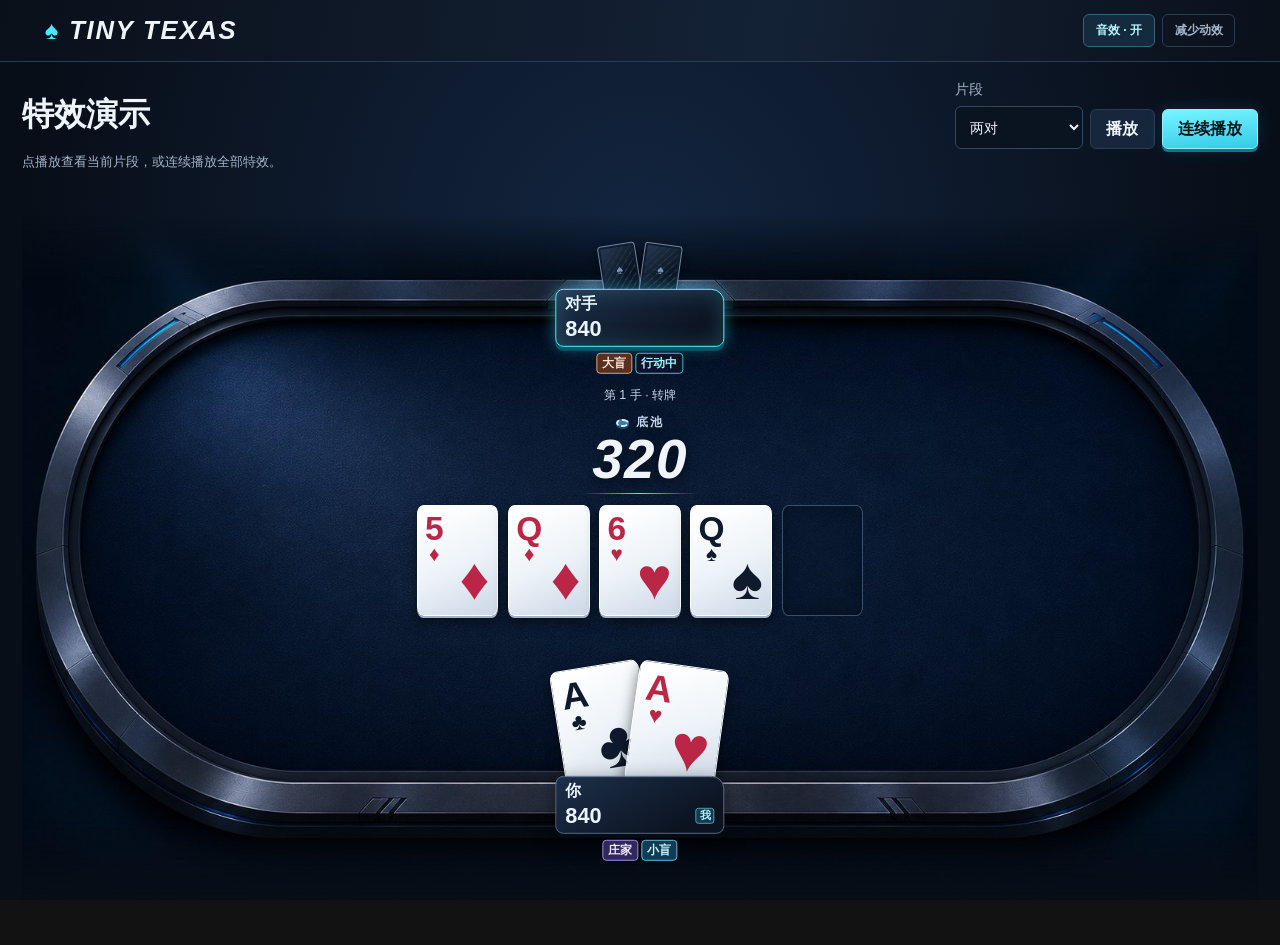
<file: app/static/effects-demo.html>
<!doctype html>
<html lang="zh-CN">
<head>
  <meta charset="utf-8">
  <meta name="viewport" content="width=device-width, initial-scale=1">
  <meta name="theme-color" content="#080e18">
  <title>特效演示 - Tiny Texas</title>
  <link rel="stylesheet" href="./css/site.css?v=20261114-1">
  <link rel="stylesheet" href="./css/room.css?v=20261117-1">
</head>
<body>
  <header class="topbar">
    <a class="brand" href="/"><span aria-hidden="true">♠</span> Tiny Texas</a>
    <div class="game-tools">
      <button id="sound-toggle" class="ghost-button" type="button" aria-pressed="true">音效</button>
      <button id="motion-toggle" class="ghost-button" type="button" aria-pressed="false">减少动效</button>
    </div>
  </header>
  <main class="page game-page">
    <section id="room-app" class="room-shell" data-current-user-id="1" data-demo>
      <div class="room-heading">
        <div class="room-title-line"><h1>特效演示</h1></div>
        <div class="demo-controls">
          <label>片段 <select id="demo-clip"></select></label>
          <button id="demo-play" class="button secondary" type="button">播放</button>
          <button id="demo-play-all" class="button primary" type="button">连续播放</button>
        </div>
      </div>
      <p id="demo-status" class="table-details" role="status"></p>
      <div id="table-surface" class="table-surface">
        <div class="table-art" aria-hidden="true"></div>
        <div class="table-flash" aria-hidden="true"></div>
        <div class="board">
          <div id="street-label" class="street-label"></div>
          <div id="pot-box" class="pot-box">
            <div class="pot-label"><i aria-hidden="true"></i><span>底池</span></div>
            <strong id="pot-value">0</strong>
          </div>
          <section id="settlement" class="settlement" aria-label="本手结算" hidden>
            <p id="settlement-caption" class="settlement-caption"></p>
            <h2 id="settlement-title" aria-live="polite"></h2>
            <div id="settlement-awards" class="settlement-awards"></div>
          </section>
          <div id="community-cards" class="card-row" aria-label="公共牌"></div>
        </div>
        <div id="seats" class="seat-grid"></div>
        <div id="player-hole-cards" class="player-hand-area" aria-label="我的手牌"></div>
        <div id="phrase-layer" class="phrase-layer" aria-live="polite"></div>
        <div id="effects-layer" class="effects-layer" aria-hidden="true"></div>
      </div>
      <div id="settlement-tools" class="demo-settlement-tools" hidden>
        <button id="settlement-skip" class="ghost-button" type="button" hidden>跳过动画</button>
        <button id="settlement-details" class="ghost-button" type="button" hidden>结算详情</button>
      </div>
      <section id="result-box" class="result-box" hidden></section>
      <dialog id="result-modal" class="result-modal" aria-labelledby="result-title">
        <div class="result-dialog">
          <div class="result-dialog-heading">
            <h2 id="result-title">手牌结算</h2>
            <button id="result-modal-close" class="ghost-button" type="button">关闭</button>
          </div>
          <div id="result-modal-body" class="result-dialog-body"></div>
        </div>
      </dialog>
    </section>
  </main>
  <script type="module" src="./js/room.js?v=20261117-1"></script>
</body>
</html>
</file>
<file: app/static/css/site.css>
:root {
  color-scheme: dark;
  --background: #080e18;
  --panel: #101b2b;
  --panel-raised: #172539;
  --line: #2b3b53;
  --text: #f0f5fc;
  --muted: #a4b4ca;
  --cyan: #4de8ff;
  --red: #ff9389;
  --numbers: "Bahnschrift", "Geist", "Segoe UI", sans-serif;
  font-family: "Geist", "Segoe UI", "Microsoft YaHei", "PingFang SC", sans-serif;
}

*, *::before, *::after { box-sizing: border-box; }
[hidden] { display: none !important; }
body { margin: 0; min-width: 320px; min-height: 100vh; color: var(--text); background: radial-gradient(ellipse at 45% 0%, #162940, var(--background) 65%) fixed; }
a { color: inherit; text-decoration: none; }
button, input, select { font: inherit; }
button { cursor: pointer; }
button:disabled { cursor: wait; opacity: .52; }
:focus-visible { outline: 2px solid var(--cyan); outline-offset: 4px; }
h1, h2, h3, p { margin: 0; }
h1 { line-height: 1.13; }
h2 { font-size: 1.2rem; }
strong { font-weight: 700; }
.muted { color: var(--muted); }
.alert { padding: .7rem .9rem; color: #ffd8d3; background: #351c28; border: 1px solid #783c48; border-radius: .55rem; }

.topbar {
  position: relative;
  z-index: 5;
  min-height: 62px;
  display: flex;
  align-items: center;
  justify-content: space-between;
  gap: 18px;
  padding: 8px clamp(16px, 3.5vw, 56px);
  border-bottom: 1px solid var(--line);
  background: linear-gradient(100deg, #0a101a, #142236 60%, #0a101a);
}
.brand { display: inline-flex; align-items: center; gap: 9px; font: italic 800 clamp(1.1rem, 2vw, 1.65rem)/1 var(--numbers); text-transform: uppercase; letter-spacing: .07em; white-space: nowrap; }
.brand span { color: var(--cyan); font-style: normal; }
.nav { display: flex; flex-wrap: wrap; align-items: center; justify-content: flex-end; gap: clamp(8px, 1.5vw, 22px); font-size: .88rem; }
.nav a:hover { color: var(--cyan); }
.nav .primary-link { color: var(--cyan); font-weight: 700; }
.user-pill { color: var(--muted); max-width: 140px; white-space: nowrap; text-overflow: ellipsis; overflow: hidden; }

.page { width: min(1150px, calc(100% - 48px)); margin: 0 auto; padding: clamp(24px, 5vw, 70px) 0; }
.button, .ghost-button {
  display: inline-flex;
  align-items: center;
  justify-content: center;
  min-height: 40px;
  gap: .35em;
  border: 1px solid var(--line);
  border-radius: 6px;
  padding: .5em .95em;
  color: var(--text);
  background: #17263a;
  white-space: nowrap;
  font-weight: 650;
  transition: background-color .14s, border-color .14s, translate .14s, box-shadow .14s;
}
.button:hover:not(:disabled), .ghost-button:hover:not(:disabled) { border-color: #6385a5; background-color: #20354e; }
.button:active:not(:disabled), .ghost-button:active:not(:disabled) { translate: 0 2px; }
.button.primary { color: #03141c; background: linear-gradient(175deg, #79f4ff, #33cbe9); border-color: #8ff2ff; box-shadow: 0 3px 0 #11758f, 0 0 18px #38d5fd24; }
.button.primary:hover:not(:disabled) { background: #a0f7ff; box-shadow: 0 3px 0 #11758f, 0 0 22px #38d5fd44; }
.button.danger { color: #ffc7c1; border-color: #6e3a45; background: #35202c; }
.button.danger:hover:not(:disabled) { background: #55303c; border-color: var(--red); }
.ghost-button { background: transparent; color: var(--muted); }
.button-row, .room-actions { display: flex; flex-wrap: wrap; gap: 9px; align-items: center; }

label { display: grid; gap: 7px; color: var(--muted); font-size: .9rem; }
input:not([type="range"]), select {
  min-width: 0;
  min-height: 43px;
  padding: 7px 10px;
  border: 1px solid #344762;
  border-radius: 6px;
  background: #0a1320;
  color: var(--text);
}
input:hover, select:hover { border-color: #587392; }
.stack-form, .room-form, .bot-form { display: grid; gap: 16px; }
.form-row { display: grid; grid-template-columns: repeat(2, minmax(0,1fr)); gap: 12px; }

.welcome {
  isolation: isolate;
  position: relative;
  display: grid;
  grid-template-columns: 1.1fr 1fr;
  align-items: center;
  min-height: 460px;
  padding: clamp(26px, 7vw, 90px);
  overflow: hidden;
  background: linear-gradient(90deg, #0b1422 15%, #0b1422c4 50%, transparent), url("../img/table-graphite.jpg") 64% 50% / cover;
  border: 1px solid var(--line);
  border-radius: 16px;
  box-shadow: 0 25px 90px #0007;
}
.welcome h1 { font-size: clamp(3rem, 7vw, 6.4rem); letter-spacing: -.075em; }
.welcome .slogan { margin-top: 18px; color: var(--cyan); }
.lead { color: var(--muted); margin: 12px 0 24px; line-height: 1.7; }
.welcome-art { display: grid; place-items: center; padding: 20px; }
.welcome-card {
  grid-area: 1 / 1;
  display: grid;
  width: clamp(88px, 13vw, 157px);
  aspect-ratio: 0.71;
  padding: 12px;
  border-radius: 9px;
  background: linear-gradient(145deg, #fff, #dae5ee);
  color: #122034;
  border: 1px solid #fffa;
  box-shadow: 0 8px 30px #020611bc;
  font: 800 clamp(1.8rem, 4vw, 4rem)/1 var(--numbers);
  transform: translate(-27%, -7%) rotate(-16deg);
}
.welcome-card span { align-self: end; justify-self: end; font-size: 1.5em; }
.welcome-card + .welcome-card { color: #b62747; transform: translate(35%, 7%) rotate(13deg); }
.auth-panel, .create-room, .room-list {
  border: 1px solid var(--line);
  border-radius: 12px;
  background: linear-gradient(140deg, var(--panel-raised), var(--panel) 52%);
  padding: clamp(18px, 3vw, 32px);
}
.auth-panel { max-width: 450px; margin: 4vh auto 0; box-shadow: 0 18px 60px #0005; }
.auth-panel h1, .auth-panel .alert, .create-room h2, .room-list h2 { margin-bottom: 18px; }
.lobby-heading { margin-bottom: clamp(18px, 4vw, 32px); }
.lobby-heading h1 { font-size: clamp(2.2rem, 5vw, 3.8rem); }
.page-slogan { color: var(--muted); margin-top: 8px; }
.lobby-grid { display: grid; grid-template-columns: minmax(250px, .75fr) minmax(0, 1.45fr); align-items: start; gap: 16px; }
.table-list { display: grid; gap: 9px; }
.room-row { display: flex; align-items: center; justify-content: space-between; gap: 12px; padding: 14px; border: 1px solid #293d54; background: #0b1523; border-radius: 7px; }
.room-row strong { display: block; overflow-wrap: anywhere; }
.room-row span { display: block; margin-top: 4px; color: var(--muted); font-size: .82rem; }
.empty-rooms { color: var(--muted); padding: 28px 12px; border: 1px dashed var(--line); border-radius: 8px; text-align: center; }

@media (max-width: 690px) {
  .page { width: calc(100% - 28px); }
  .topbar { gap: 8px; }
  .nav .user-pill { display: none; }
  .lobby-grid, .welcome { grid-template-columns: 1fr; }
  .welcome { padding: 25px; min-height: 420px; gap: 16px; }
  .welcome-art { padding-block: 12px; }
  .room-row { flex-wrap: wrap; }
}
@media (prefers-reduced-motion: reduce) {
  .button, .ghost-button { transition: none; }
}
</file>
<file: app/static/css/room.css>
body:has(.game-page) { background: radial-gradient(ellipse at 50% 27%, #132540, #080e18 68%) fixed; }
.game-page { width: min(1420px, calc(100% - 44px)); padding: 18px 0 44px; }
.game-tools { margin-left: auto; display: flex; gap: 7px; }
.game-tools .ghost-button { font-size: .77rem; min-height: 33px; }
.game-tools .ghost-button[aria-pressed="true"] { border-color: #38627b; color: #b7f6ff; background: #132b3c; }
.room-heading { display: flex; align-items: center; justify-content: space-between; flex-wrap: wrap; gap: 9px; }
.room-heading > div:first-child { min-width: 0; }
.room-title-line { display: flex; align-items: center; gap: 12px; }
.room-title-line h1 { overflow-wrap: anywhere; font-size: clamp(1.25rem, 2.8vw, 2rem); }
.connection-pill { color: var(--muted); display: inline-flex; align-items: center; gap: .45em; white-space: nowrap; font-size: .75rem; }
.connection-pill::before { content: ""; width: 6px; height: 6px; border-radius: 50%; background: #8496ae; }
.connection-pill.connected::before { background: #61e4b5; box-shadow: 0 0 8px #61e4b580; }
.connection-pill.reconnecting::before { background: #ffae7c; }
.table-details { color: var(--muted); margin-top: 5px; font-size: .8rem; }
.table-details span { color: #63809e; margin-inline: .2em; }
.table-details b { color: #bad1e8; font-family: var(--numbers); letter-spacing: .08em; }
.room-heading-actions { display: flex; gap: 8px; }
.room-heading-actions button { min-height: 33px; font-size: .76rem; }
.demo-controls { display: flex; align-items: end; flex-wrap: wrap; gap: 7px; }
.demo-controls select { min-width: 128px; }
.demo-link { min-height: 33px; font-size: .77rem; }
.demo-settlement-tools { display: flex; justify-content: flex-end; margin-bottom: 8px; }
[data-demo] .table-surface { height: clamp(360px, calc(100svh - 214px), 720px); }
[data-demo] .effects-layer { overflow: clip; }
.room-slogan { color: #93a7be; font-size: .72rem; margin-top: 6px; }
.room-shell > .alert { margin-top: 10px; }

.table-surface {
  position: relative;
  isolation: isolate;
  container-type: size;
  height: clamp(405px, calc(100svh - 270px), 770px);
  margin-top: 44px;
}
.table-art, .table-flash, .seat-grid, .effects-layer, .phrase-layer { position: absolute; inset: 0; pointer-events: none; }
.table-art {
  background: url("../img/table-graphite.jpg") center / 100% 107% no-repeat;
  mask-image: linear-gradient(transparent 0%, black 10%, black 88%, transparent);
  z-index: -1;
}
.table-flash { z-index: -1; inset: 10% 2% 11%; border-radius: 34% / 51%; }
.table-flash.impact { animation: impact 560ms ease-out both; }
.table-flash.payout { animation: payout 900ms ease-out both; }
@keyframes impact {
  0% { box-shadow: inset 0 0 0 1px #ffab93, 0 0 18px #ff805cb0, inset 0 0 75px #ff523e65; }
  100% { box-shadow: none; }
}
@keyframes payout {
  0% { box-shadow: inset 0 0 0 1px #aaf6ff, 0 0 28px #4ddfffa0, inset 0 0 60px #4ddfff5c; }
  100% { box-shadow: none; }
}

.board { position: absolute; inset: 25% 0 auto; display: grid; justify-items: center; gap: clamp(5px, 1.2vh, 11px); pointer-events: none; }
.board:has(.settlement:not([hidden])) { top: 23%; z-index: 3; }
.board:has(.settlement:not([hidden])) #community-cards { --card-width: clamp(38px, min(6.4cqw, 14cqh), 102px); }
.board:has(.settlement:not([hidden])) > .pot-box,
.board:has(.settlement:not([hidden])) > .street-label { display: none; }
.pot-box { display: grid; justify-items: center; min-width: var(--impact-size, 85px); text-align: center; text-shadow: 0 4px 14px #000a; }
.pot-label { display: flex; gap: 7px; align-items: center; color: #c2d5ec; font-weight: 650; font-size: .77rem; letter-spacing: .13em; }
.pot-label i { display: block; width: 13px; height: 8px; border: 2px dashed #d6f4ff; border-radius: 50%; background: #3f7aab; box-shadow: 0 2px #1d4168; }
.pot-box strong { font: italic 800 clamp(1.9rem, 8cqh, 3.85rem)/1.04 var(--numbers); letter-spacing: .025em; font-variant-numeric: tabular-nums; }
.pot-box::after { content: ""; width: 122%; height: 1px; margin-top: 5px; background: linear-gradient(90deg, transparent, var(--cyan), transparent); }
.street-label { color: #c4d4ea; font-size: .78rem; white-space: nowrap; }

.card-row { display: flex; align-items: center; justify-content: center; gap: clamp(4px, .75vw, 11px); }
#community-cards { --card-width: clamp(38px, min(6.6cqw, 14.6cqh), 105px); }
.card {
  width: var(--card-width, clamp(49px, 6.6cqw, 105px));
  aspect-ratio: .735;
  position: relative;
  display: block;
  flex: 0 0 auto;
  border-radius: 8%;
}
.card-slot { border: 1px solid #7698bd70; background: #07132247; box-shadow: inset 0 0 15px #04080f5e; }
.card-face {
  color: #101a2d;
  background: linear-gradient(155deg, #fff 8%, #edf3f8 53%, #ccd7e6);
  border: 1px solid #fff;
  box-shadow: 0 2px 0 #a2b1c6, 0 6px 14px #0008;
  font-size: var(--card-width, clamp(49px, 6.6cqw, 105px));
}
.card-face.red { color: #bb2546; }
.card-corner { position: absolute; top: 8%; left: 9%; display: grid; justify-items: center; font-family: var(--numbers); line-height: .86; font-size: .41em; }
.card-corner span { font-size: .62em; line-height: 1; }
.card-pip { position: absolute; right: 10%; bottom: 6%; font: 700 .72em/1 "Segoe UI Symbol", sans-serif; }
.seat-cards .card-pip { display: none; }
.seat-cards .card-corner { inset: 11% 0 auto; }
.card-back {
  display: grid;
  place-items: center;
  border: 1px solid #7185a0;
  background: repeating-linear-gradient(130deg, #23344a 0 1px, transparent 1px 5px), linear-gradient(135deg, #263b55, #0b1420 65%);
  box-shadow: inset 0 0 0 2px #101d2e, 0 3px 8px #0008;
  color: #7894b3;
  font-size: .78rem;
}
.card-reveal { animation: reveal 340ms cubic-bezier(.18,.75,.25,1.13) calc(var(--card-index) * 80ms) both; }
.card-face.winning-card { outline: 2px solid #8bffe0; outline-offset: 2px; box-shadow: 0 0 19px #65ffd2ad, 0 6px 14px #0009; }
.card-face.unused-card { filter: brightness(.57) saturate(.62); }
[data-settlement="reveal"] .card-face.winning-card { animation: winning-card-hit 410ms cubic-bezier(.14,.7,.24,1.25) var(--winning-delay, 0ms) both; }
@keyframes winning-card-hit {
  from { outline-color: transparent; box-shadow: 0 6px 14px #0009; }
  30% { translate: 0 -9px; scale: 1.07; box-shadow: 0 0 34px #adffe1; }
}
.showdown-card { animation: reveal 295ms cubic-bezier(.18,.75,.25,1.13) calc(var(--card-index) * 66ms) both; }
.card-dealt { animation: deal 300ms cubic-bezier(.17,.7,.25,1.15) calc(var(--card-index) * 65ms) both; }
@keyframes reveal {
  from { opacity: 0; transform: perspective(400px) rotateY(-96deg) translateY(-15px) scale(.83); }
  65% { opacity: 1; }
  to { opacity: 1; transform: perspective(400px) rotateY(0) translateY(0) scale(1); }
}
@keyframes deal {
  from { opacity: 0; translate: 22px -48px; scale: .6; }
  to { opacity: 1; translate: 0 0; scale: 1; }
}

.seat, .phrase-bubble {
  --seat-x: var(--desk-x);
  --seat-y: var(--desk-y);
  position: absolute;
  left: var(--seat-x);
  top: var(--seat-y);
  transform: translate(-50%, -50%);
}
.seat {
  width: clamp(106px, 13.7cqw, 185px);
  pointer-events: auto;
  color: #eaf5ff;
}
.seat-plate {
  position: relative;
  display: grid;
  align-content: center;
  gap: 3px;
  min-height: 48px;
  padding: 5px 9px;
  border-radius: 8px 13px 8px 8px;
  border: 1px solid #546883;
  background: linear-gradient(150deg, #1d304a, #0b1321 81%);
  box-shadow: 0 4px 0 #050c16, 0 7px 20px #0008, inset 0 1px #ffffff12;
}
.seat-name {
  display: -webkit-box;
  -webkit-box-orient: vertical;
  -webkit-line-clamp: 2;
  overflow: hidden;
  overflow-wrap: anywhere;
  font-weight: 700;
  font-size: clamp(.76rem, 1.35cqw, 1rem);
  line-height: 1.15;
}
.seat-balance { display: flex; flex-wrap: wrap; align-items: center; justify-content: space-between; gap: 2px 5px; }
.seat-stack { display: block; font: 750 clamp(.88rem, 1.8cqw, 1.36rem)/1.15 var(--numbers); font-variant-numeric: tabular-nums; }
.seat-identity { padding: 1px 3px; border: 1px solid #6c8aa6; border-radius: 3px; color: #d4e6f7; background: #21354d; font: 750 .67rem/1.1 var(--numbers); }
.self-identity { color: #a8f5ff; border-color: #5798af; background: #143b4c; }
.seat-cards { --card-width: clamp(24px, 3.1cqw, 41px); position: absolute; left: 50%; top: 2px; transform: translate(-50%, -90%); gap: 3px; }
.seat-cards .card:first-child { rotate: -9deg; }
.seat-cards .card:last-child { rotate: 8deg; }
/* Public showdown cards stay legible after the reveal animation finishes. */
.table-surface:has(.settlement:not([hidden])) .seat-cards:has(.card-face) {
  --card-width: clamp(30px, 6.5cqw, 58px);
  top: -8px;
  transform: translate(-50%, -100%);
  gap: 6px;
}
.table-surface:has(.settlement:not([hidden])) .seat-cards .card { rotate: 0deg; }
.table-surface:has(.settlement:not([hidden])) .seat-cards .card-corner { inset: 8% auto auto 9%; }
.table-surface:has(.settlement:not([hidden])) .seat-cards .card-pip { display: block; }
.seat-tags {
  position: absolute;
  top: 100%;
  inset-inline: -4px;
  margin-top: 6px;
  display: flex;
  flex-wrap: wrap;
  align-items: center;
  justify-content: center;
  gap: 3px;
  pointer-events: none;
}
.seat-tag {
  padding: 2px 5px;
  border-radius: 4px;
  color: #c5dcf2;
  background: #0a1525ef;
  border: 1px solid #3b526b;
  font-size: .74rem;
  font-weight: 650;
  line-height: 1.2;
  white-space: nowrap;
}
.seat-tag.role-dealer { color: #eee8ff; background: #33285b; border-color: #9d8bdb; }
.seat-tag.role-small_blind { color: #c6f5ff; background: #123c54; border-color: #61b8dd; }
.seat-tag.role-big_blind { color: #ffe3ce; background: #563021; border-color: #e89d6e; }
.seat-tag.rebuy-badge { color: #e3ffce; background: #20391e; border-color: #a0db71; font-weight: 800; }
.rebuy-activated { animation: rebuy-activate 720ms ease-out; }
@keyframes rebuy-activate {
  24% { scale: 1.13; box-shadow: 0 0 19px #a8f780; }
}
.current-turn { z-index: 1; }
.current-turn .seat-plate { border-color: #67f1ff; box-shadow: 0 4px 0 #0b566d, inset 0 0 22px #63edff36, 0 0 16px #32dfff75; }
.current-turn .seat-status { color: #9cf6ff; border-color: #4ab8cb; }
.all-in-seat .seat-plate { border-color: #ff9b86; }
.all-in-seat .seat-status { color: #ffd0c4; border-color: #d46a58; }
.winner-seat .seat-plate { border-color: #94f9e4; box-shadow: 0 4px 0 #1b7a75, 0 0 20px #72f0d680; }
.winner-seat .seat-status { color: #a7ffe9; border-color: #5ab7ab; }
[data-settlement="reveal"] .winner-seat .seat-plate { animation: winner-impact 480ms ease-out both; }
[data-settlement="collect"] .winner-seat .seat-stack { color: #a7ffe9; }
@keyframes winner-impact {
  32% { border-color: #f0fff8; box-shadow: 0 0 34px #78f2e0bf, inset 0 0 22px #6ce6dd55; scale: 1.045; }
}
.folded-seat .seat-plate { opacity: .64; }
.remove-bot { position: absolute; right: 4px; bottom: 100%; margin-bottom: 3px; font-size: .66rem; min-height: 24px; min-width: 25px; padding: 0 5px; color: #ffb9ae; background: #172238; }
.seat.empty { padding: 6px 5px; text-align: center; background: #0a1524dc; border: 1px dashed #5c7591; border-radius: 8px; }
.empty-label { display: block; font: 650 .75rem/1.2 var(--numbers); color: #c3d4e9; }
.seat-actions { display: flex; justify-content: center; gap: 3px; margin-top: 4px; }
.seat-actions .button { min-height: 25px; padding: 2px 5px; font-size: .7rem; }

.player-hand-area { position: absolute; left: 50%; bottom: 16.5%; transform: translateX(-50%); z-index: 1; }
.own-cards { --card-width: clamp(47px, min(7.3cqw, 14.5cqh), 110px); gap: 0; }
.table-surface:has(.settlement:not([hidden])) .own-cards { --card-width: clamp(45px, min(7cqw, 11.4cqh), 93px); }
.own-cards .card:first-child { rotate: -9deg; }
.own-cards .card:last-child { rotate: 8deg; margin-left: -9%; }
.seat-grid { z-index: 2; }
.hand-folded .own-cards { opacity: .55; }
.folding-cards { opacity: .55; animation: fold-cards 230ms ease-out both; }
@keyframes fold-cards {
  from { opacity: 1; translate: 0 0; }
  to { opacity: .55; translate: 0 5px; }
}
.phrase-trigger { position: absolute; left: calc(100% + 12px); bottom: 15%; min-height: 32px; font-size: .72rem; background: #14263ced; }
.phrase-picker {
  position: absolute;
  z-index: 3;
  bottom: calc(100% + 12px);
  left: 50%;
  transform: translateX(-50%);
  width: min(256px, 78vw);
  display: grid;
  grid-template-columns: repeat(2, minmax(0, 1fr));
  gap: 5px;
  padding: 8px;
  border: 1px solid #5a8da9;
  border-radius: 9px;
  background: #13223a;
  box-shadow: 0 6px 20px #000b;
}
.self-seat:has(.phrase-picker) { z-index: 4; }
.phrase-option { white-space: normal; min-height: 34px; padding: 4px; font-size: .76rem; color: #e0ecf9; }
.phrase-layer, .effects-layer { z-index: 4; }
.phrase-bubble {
  top: calc(var(--seat-y) + 36px);
  translate: 0 50%;
  max-width: 150px;
  padding: 6px 9px;
  background: #bcf5fc;
  border: 1px solid #d4fbff;
  border-radius: 8px;
  box-shadow: 0 4px 14px #000a;
  color: #0c2134;
  font-size: .8rem;
  font-weight: 700;
  animation: phrase-in 150ms ease-out both;
}
@keyframes phrase-in { from { opacity: 0; scale: .84; } }
.flying-chip {
  position: absolute;
  width: 24px;
  aspect-ratio: 1.6;
  border: 2px dashed #d8edff;
  border-radius: 50%;
  background: radial-gradient(ellipse, #d9eefe 0 17%, #23618c 18% 54%, #0c2844 55%);
  box-shadow: 0 3px #264765, -8px 2px 16px #6bc3ff70;
  opacity: 0;
  animation: fly-chip 375ms cubic-bezier(.23,.63,.43,1) both;
}
.flying-chip.heavy-chip { background: radial-gradient(ellipse, #ffe0d6 0 17%, #b54835 18% 54%, #642b36 55%); box-shadow: 0 3px #7b362f, -8px 2px 20px #ff8b6d9e; }
.flying-chip.award-chip {
  width: clamp(19px, 3vw, 36px);
  border-color: var(--accent, #dbfff6);
  background: radial-gradient(ellipse, #e3fdfa 0 17%, color-mix(in srgb, var(--accent) 54%, #12324a) 18% 54%, #163247 55%);
  box-shadow: 0 4px #174556, -15px -4px 18px color-mix(in srgb, var(--accent) 72%, transparent);
  animation: fly-award 475ms cubic-bezier(.22,.61,.5,1) both;
}
@keyframes fly-award {
  0% { opacity: 0; transform: translate(-50%, -50%) rotate(-25deg) scale(.58); }
  12% { opacity: 1; }
  45% { opacity: 1; transform: translate(calc(var(--dx) * .48 - 50% + var(--arc)), calc(var(--dy) * .48 - 50% - 27px)) rotate(75deg) scale(1.13); }
  88% { opacity: 1; transform: translate(calc(var(--dx) - 50%), calc(var(--dy) - 50%)) rotate(150deg) scale(1); }
  100% { opacity: 0; transform: translate(calc(var(--dx) - 50%), calc(var(--dy) - 50%)) rotate(155deg) scale(.72); }
}
.award-impact {
  position: absolute;
  display: block;
  width: var(--impact-size, 85px);
  height: 32px;
  border: 3px solid var(--accent, #afffe5);
  border-radius: 50%;
  box-shadow: 0 0 22px var(--accent), inset 0 0 15px var(--accent);
  transform: translate(-50%, -50%);
  animation: award-impact 490ms ease-out both;
}
.award-spark {
  position: absolute;
  width: 6px;
  height: 3px;
  border-radius: 50%;
  background: var(--accent);
  box-shadow: 0 0 9px var(--accent);
  animation: award-spark 520ms ease-out both;
}
@keyframes award-spark {
  from { transform: scale(.5); opacity: 1; }
  to { transform: translate(var(--dx), var(--dy)) rotate(90deg) scale(.2); opacity: 0; }
}
@keyframes award-impact {
  from { opacity: 1; scale: .45; }
  to { opacity: 0; scale: 2.45; }
}
@keyframes fly-chip {
  0% { opacity: 0; transform: translate(-50%, -50%) rotate(-22deg) scale(.65); }
  15% { opacity: 1; }
  85% { opacity: 1; transform: translate(calc(var(--dx) - 50%), calc(var(--dy) - 50%)) rotate(130deg) scale(1); }
  100% { opacity: 0; transform: translate(calc(var(--dx) - 50%), calc(var(--dy) - 50%)) rotate(150deg) scale(.78); }
}
.flying-value {
  position: absolute;
  color: #d3f8ff;
  text-shadow: 0 2px 4px #001321, 0 0 16px #45dbff;
  font: italic 800 clamp(1.1rem, 3vw, 1.9rem)/1 var(--numbers);
  white-space: nowrap;
  opacity: 0;
  animation: float-value 560ms .23s ease-out both;
}
.flying-value.award-value { color: #afffec; font-size: clamp(1.6rem, 4vw, 2.75rem); animation-delay: .32s; animation-duration: 830ms; }
@keyframes float-value {
  0% { opacity: 0; transform: translate(-50%, -10%) scale(.68); }
  25%, 65% { opacity: 1; }
  100% { opacity: 0; transform: translate(-50%, -180%) scale(1.06); }
}

.action-dock {
  position: relative;
  z-index: 3;
  padding: 13px 16px 15px;
  border: 1px solid #395069;
  border-radius: 12px;
  background: linear-gradient(135deg, #15263b, #0a111d 55%, #132136);
  box-shadow: 0 10px 28px #0005, inset 0 1px #ffffff10;
}
.action-controls { display: grid; grid-template-columns: minmax(120px, auto) minmax(0, auto) minmax(285px, 1fr); align-items: center; gap: 12px; }
.settlement {
  display: grid;
  grid-template-columns: minmax(0, 1fr);
  justify-items: center;
  width: min(550px, 56%);
  min-height: clamp(78px, 14cqh, 125px);
  gap: 3px;
  padding: 7px 12px;
  text-align: center;
  border-block: 1px solid #65dce68b;
  background: radial-gradient(ellipse at center, #154a55, #082632f0 60%, #071725d9);
  box-shadow: 0 0 27px #38ccd34d, inset 0 0 16px #72e6ff24;
}
.settlement-caption { color: #c8eef5; font-weight: 700; font-size: clamp(.76rem, 1.4cqw, 1.02rem); overflow-wrap: anywhere; }
.settlement h2 { color: #f1fffb; overflow-wrap: anywhere; font-size: clamp(1.55rem, min(4.95cqw, 9cqh), 4.3rem); line-height: 1; letter-spacing: -.045em; text-shadow: 0 0 24px #77fbd695, 0 2px 4px #062126; }
.settlement.viewer-won { border-color: #b1ffe2; box-shadow: 0 0 38px #50ffbd5e, inset 0 0 19px #89ffcc33; }
[data-hand-effect] .settlement {
  border-color: var(--hand-accent);
  background: radial-gradient(ellipse at center, color-mix(in srgb, var(--hand-accent) 26%, #0a2030), #09202dec 64%, #071725df);
  box-shadow: 0 0 35px color-mix(in srgb, var(--hand-accent) 37%, transparent);
}

.showdown-effect {
  position: absolute;
  transform: translate(-50%, -50%);
  color: var(--accent);
  animation: showdown-stage linear both;
}
.showdown-effect i { position: absolute; display: block; }
@keyframes showdown-stage { 0%, 75% { opacity: 1; } 100% { opacity: 0; } }

/* One cut for high card, two converging flashes for a pair. */
.showdown-slash {
  top: 44%; left: 4%; width: 92%; height: 2px;
  background: linear-gradient(90deg, transparent, currentColor, transparent);
  box-shadow: 0 0 10px currentColor;
  animation: showdown-cut 440ms ease-out both;
}
@keyframes showdown-cut {
  from { transform: translateX(-24%) skewY(-8deg) scaleX(.12); opacity: 0; }
  40% { opacity: 1; }
  to { transform: translateX(20%) skewY(-8deg) scaleX(1.2); opacity: 0; }
}
.showdown-pinch {
  top: 9%; left: calc(50% + var(--centered) * 88%); width: 2px; height: 81%;
  background: linear-gradient(transparent, currentColor, transparent);
  box-shadow: 0 0 16px currentColor;
  animation: showdown-pinch 560ms cubic-bezier(.25,.74,.23,1) both;
}
@keyframes showdown-pinch {
  from { transform: translateX(calc(var(--centered) * 38px)) scaleY(.26); opacity: 0; }
  40% { opacity: 1; }
  to { transform: translateX(calc(var(--centered) * -34px)) scaleY(1.22); opacity: 0; }
}

.showdown-ripple {
  inset: 9% 1%;
  border: 1px solid currentColor;
  border-radius: 30% / 52%;
  box-shadow: inset 0 0 11px currentColor, 0 0 9px currentColor;
  animation: showdown-ripple 550ms calc(var(--index) * 135ms) ease-out both;
}
@keyframes showdown-ripple {
  from { transform: scale(.79,.52); opacity: 0; }
  24% { opacity: .92; }
  to { transform: scale(1.19,1.25); opacity: 0; }
}
.showdown-strike {
  top: -13%; bottom: -8%; left: calc(50% + var(--centered) * 26%); width: 3px;
  background: linear-gradient(transparent, currentColor, transparent);
  box-shadow: 0 0 17px currentColor;
  animation: showdown-strike 455ms calc(var(--index) * 105ms) ease-out both;
}
@keyframes showdown-strike {
  from { transform: translateY(-31%) skewX(-17deg) scaleY(.25); opacity: 0; }
  34% { opacity: 1; }
  to { transform: translateY(19%) skewX(-17deg) scaleY(1.15); opacity: 0; }
}

.showdown-rail {
  top: calc(24% + var(--index) * 12%); left: -5%; right: -5%; height: 2px;
  background: linear-gradient(90deg, transparent 5%, currentColor 75%, #ebfbff 88%, transparent 94%);
  box-shadow: 0 0 13px currentColor;
  animation: showdown-rail 525ms calc(var(--index) * 64ms) ease-out both;
}
@keyframes showdown-rail {
  from { transform: translateX(-23%) skewY(-10deg) scaleX(.2); opacity: 0; }
  34% { opacity: .88; }
  to { transform: translateX(22%) skewY(-10deg) scaleX(1.05); opacity: 0; }
}
.showdown-wave {
  inset: 4% -7%;
  border: 2px solid currentColor;
  border-inline-color: transparent;
  border-radius: 50%;
  box-shadow: 0 0 21px currentColor;
  animation: showdown-wave 690ms calc(var(--index) * 89ms) ease-out both;
}
@keyframes showdown-wave {
  from { transform: rotate(-10deg) scale(.8,.3); opacity: 0; }
  34% { opacity: .77; }
  to { transform: rotate(8deg) scale(1.25,1.3); opacity: 0; }
}

.showdown-frame {
  top: calc(50% - var(--index) * 9%); bottom: calc(16% + var(--index) * 2%);
  left: calc(50% + var(--centered) * 19%); width: 18%;
  border: 1px solid currentColor;
  box-shadow: inset 0 0 10px currentColor, 0 0 13px currentColor;
  animation: showdown-frame 615ms calc(var(--index) * 67ms) cubic-bezier(.13,.7,.2,1) both;
}
@keyframes showdown-frame {
  from { transform: translate(-50%, 25%) scale(.6,.2); opacity: 0; }
  30% { opacity: .9; }
  to { transform: translate(-50%, -20%) scale(1.12,1.45); opacity: 0; }
}
.showdown-lock {
  top: 50%; left: 50%; width: 29px; height: 20px;
  border: 3px solid currentColor; border-right: 0; border-bottom: 0;
  box-shadow: -5px -5px 13px currentColor;
  animation: showdown-lock 760ms cubic-bezier(.14,.71,.25,1) both;
}
@keyframes showdown-lock {
  from { transform: rotate(calc(var(--index) * 90deg + 45deg)) translate(-115px,-115px) scale(.7); opacity: 0; }
  35% { transform: rotate(calc(var(--index) * 90deg + 45deg)) translate(-73px,-73px); opacity: 1; }
  to { transform: rotate(calc(var(--index) * 90deg + 45deg)) translate(-88px,-88px) scale(1.35); opacity: 0; }
}
.showdown-shock {
  inset: -8% -4%; border: 3px solid currentColor; border-radius: 9px;
  box-shadow: 0 0 28px currentColor, inset 0 0 13px currentColor;
  animation: showdown-ripple 590ms 180ms ease-out both;
}

.showdown-comet {
  top: calc(16% + var(--index) * 16%); left: 0; width: 81%; height: 4px;
  background: linear-gradient(90deg, transparent 13%, currentColor 75%, #fff 94%, transparent);
  box-shadow: 0 0 23px currentColor;
  animation: showdown-comet 750ms calc(var(--index) * 61ms) ease-out both;
}
@keyframes showdown-comet {
  from { transform: translate(-40%,24px) rotate(-23deg) scaleX(.3); opacity: 0; }
  35% { opacity: 1; }
  to { transform: translate(52%,-24px) rotate(-13deg) scaleX(1.3); opacity: 0; }
}
.showdown-halo {
  inset: -20% -6%; border: 2px solid currentColor; border-radius: 50%;
  box-shadow: 0 0 31px currentColor, inset 0 0 18px currentColor;
  animation: showdown-ripple 830ms calc(70ms + var(--index) * 120ms) ease-out both;
}
.showdown-ray {
  top: -75%; left: calc(50% + var(--centered) * 18%); width: 10%; height: 170%;
  clip-path: polygon(45% 0, 60% 0, 100% 100%, 0 100%);
  background: linear-gradient(transparent, currentColor 55%, transparent);
  transform-origin: bottom center;
  animation: showdown-ray 985ms calc(var(--index) * 30ms) ease-out both;
}
@keyframes showdown-ray {
  from { transform: rotate(calc(var(--centered) * 15deg)) scale(.22,.5); opacity: 0; }
  32% { opacity: .72; }
  to { transform: rotate(calc(var(--centered) * 25deg)) scale(1.1,1.12); opacity: 0; }
}
.showdown-crown {
  width: 86px; height: 48px; left: calc(50% - 43px); top: -39px;
  clip-path: polygon(0 15%, 25% 50%, 50% 0, 75% 50%, 100% 15%, 84% 87%, 16% 87%);
  background: linear-gradient(#fff5d2, currentColor 56%, #ce8e41);
  animation: showdown-crown 1040ms ease-out both;
}
@keyframes showdown-crown {
  from { transform: translateY(27px) scale(.4); opacity: 0; }
  34% { transform: translateY(-6px) scale(1.14); opacity: 1; }
  60% { transform: translateY(-3px) scale(1); opacity: 1; }
  to { transform: translateY(-28px) scale(1.13); opacity: 0; }
}
[data-hand-effect="royal-flush"][data-settlement="reveal"] .table-art { animation: royal-table 1100ms ease-out; }
@keyframes royal-table { 36% { filter: brightness(1.47) saturate(1.45); } }
.settlement-awards { min-width: 0; display: flex; justify-content: center; align-items: center; gap: 5px; flex-wrap: wrap; pointer-events: auto; }
.settlement-amount { color: #abffdc; font: italic 820 clamp(1.38rem, min(3.6cqw, 6cqh), 3.25rem)/1 var(--numbers); text-shadow: 0 0 16px #64ffb76b; }
.settlement-award {
  padding: 3px 7px;
  background: #102735;
  border: 1px solid #3d737e;
  border-radius: 4px;
  color: #ddf6ff;
  font-size: .79rem;
  font-weight: 700;
  overflow-wrap: anywhere;
}
.settlement-award[aria-pressed="true"] { color: #c5ffe8; border-color: #86f7cd; background: #235146; }
.settlement-tools { float: right; }
.settlement-tools .ghost-button { min-height: 34px; font-size: .76rem; }
.action-dock:has(.settlement-tools:not([hidden])) { min-height: 62px; }
[data-settlement="reveal"] .settlement { animation: award-reveal 520ms cubic-bezier(.15,.65,.22,1.25) both; }
[data-settlement="reveal"] .settlement h2 { animation: award-title-hit 475ms cubic-bezier(.16,.7,.25,1.22) both; }
@keyframes award-reveal {
  from { opacity: 0; translate: 0 12px; scale: .91; }
}
@keyframes award-title-hit {
  from { opacity: 0; scale: 1.26; filter: blur(3px); }
  47% { opacity: 1; scale: .965; filter: none; }
}
.action-status { min-width: 0; display: grid; gap: 3px; padding-left: 10px; border-left: 3px solid #55728b; }
.action-status strong { font-size: clamp(.91rem, 1.65vw, 1.25rem); overflow-wrap: anywhere; }
.action-status span { color: var(--muted); font-size: .73rem; }
.action-status.your-turn { border-color: var(--cyan); text-shadow: 0 0 13px #5adfff55; }
.action-status.your-turn strong { color: #defbff; }
.action-row { display: flex; flex-wrap: wrap; gap: 7px; }
.action-button { min-width: 84px; min-height: 47px; padding-inline: clamp(9px, 1.25vw, 20px); font-size: 1rem; font-variant-numeric: tabular-nums; }
.action-call, .action-check { background: linear-gradient(165deg, #36516d, #1e3047); border-color: #5d7795; }
.action-fold { background: #182235; color: #c3d1e3; }
.raise-editor { padding-left: 12px; border-left: 1px solid #395069; min-width: 0; }
.raise-presets { display: flex; gap: 6px; }
.raise-preset {
  flex: 1;
  min-height: 34px;
  min-width: 0;
  padding: 4px;
  border: 1px solid #4d657f;
  color: #e1edfc;
  border-radius: 5px;
  background: #162438;
  font-size: .8rem;
  font-weight: 650;
  white-space: nowrap;
}
.raise-preset[aria-pressed="true"], .raise-preset:hover:not(:disabled) { border-color: var(--cyan); background: #113949; color: #b5f7ff; }
.raise-preset.all-in-preset { color: #ffad9f; }
.raise-preset.all-in-preset[aria-pressed="true"], .raise-preset.all-in-preset:hover:not(:disabled) { border-color: #ff9d90; background: #3b2531; color: #ffc1b6; }
.raise-preset:active:not(:disabled) { translate: 0 2px; }
.raise-adjust { display: flex; align-items: center; gap: 10px; margin-top: 8px; }
.raise-adjust label { display: flex; align-items: center; font-size: .72rem; gap: 5px; white-space: nowrap; }
.raise-adjust .raise-number { width: 94px; min-height: 30px; padding: 4px 7px; font: 700 .97rem var(--numbers); }
.raise-slider { appearance: none; flex: 1; min-width: 0; height: 22px; background: transparent; accent-color: var(--cyan); margin: 0; cursor: pointer; }
.raise-slider:disabled { opacity: .5; }
.raise-slider::-webkit-slider-runnable-track { height: 5px; border-radius: 4px; background: linear-gradient(90deg, var(--cyan) var(--fill, 0%), #42546b var(--fill, 0%)); }
.raise-slider::-webkit-slider-thumb { appearance: none; width: 17px; height: 17px; margin-top: -6px; background: #deefff; border: 2px solid #fff; border-radius: 50%; box-shadow: 0 0 10px #4de8ff88; }
.raise-slider::-moz-range-track { height: 5px; border-radius: 4px; background: #42546b; }
.raise-slider::-moz-range-progress { height: 5px; border-radius: 4px; background: var(--cyan); }
.raise-slider::-moz-range-thumb { width: 13px; height: 13px; background: #deefff; border: 2px solid #fff; border-radius: 50%; }
.room-feedback { margin-bottom: 11px; padding: 6px 9px; color: #ffd0c7; border: 1px solid #75444b; border-radius: 5px; background: #432737; font-size: .82rem; }

.room-history { display: grid; gap: 8px; margin-top: 12px; }
.result-box, .action-history { border: 1px solid #2b4057; background: #101a2a; border-radius: 8px; }
.result-box { display: flex; align-items: center; flex-wrap: wrap; gap: 7px 12px; padding: 8px 12px; }
.result-box .ghost-button { min-height: 30px; font-size: .78rem; }
.result-caption, .result-summary { color: var(--muted); font-size: .84rem; }
.result-winners { display: flex; gap: 6px; align-items: center; flex-wrap: wrap; }
.result-winner { display: inline-flex; flex-wrap: wrap; gap: 5px; align-items: baseline; padding: 4px 8px; background: #122d37; border: 1px solid #315963; color: #d6ffee; border-radius: 5px; font-size: .8rem; overflow-wrap: anywhere; }
.result-winner strong { color: #9affdf; font: 750 1.05rem var(--numbers); }
.result-winner small { color: #c5e2e6; }
.action-history summary { cursor: pointer; padding: 10px 12px; color: #c5d5e9; font-size: .83rem; }
.action-log { list-style: none; margin: 0; padding: 0 12px 10px; max-width: 650px; }
.action-log li { display: grid; grid-template-columns: 73px minmax(0, 1fr) minmax(66px, auto); gap: 8px; padding: 7px 0; border-top: 1px solid #293b53; font-size: .8rem; overflow-wrap: anywhere; }
.action-log li span:first-child { color: var(--muted); }
.action-log li span:last-child { text-align: right; color: #bfebff; }
.result-modal { width: min(520px, calc(100vw - 28px)); max-height: min(85svh, 720px); border: 1px solid #456078; border-radius: 12px; background: #111d30; color: var(--text); padding: 0; box-shadow: 0 18px 55px #000a; }
.result-modal::backdrop { background: #03070ad0; }
.result-dialog { padding: 18px; }
.result-dialog-heading { display: flex; justify-content: space-between; align-items: center; margin-bottom: 14px; gap: 8px; }
.result-dialog-heading .ghost-button { min-height: 32px; font-size: .8rem; }
.result-dialog-body { display: grid; gap: 13px; --card-width: 49px; }
.result-dialog-body > .card-row { justify-content: flex-start; }
.showdown-list { display: grid; gap: 6px; }
.showdown-row { display: flex; justify-content: space-between; gap: 8px; padding: 8px; border: 1px solid var(--line); border-radius: 6px; background: #0c1624; --card-width: 38px; }
.showdown-row > div:first-child { display: grid; gap: 2px; align-content: center; overflow-wrap: anywhere; }
.showdown-row > div:first-child span, #bot-variant-description { color: var(--muted); font-size: .8rem; }

@media (max-width: 800px) {
  .action-controls { grid-template-columns: minmax(95px, auto) minmax(0, 1fr); gap: 12px 8px; }
  .action-row { justify-content: flex-end; }
  .raise-editor { grid-column: 1 / -1; padding: 10px 0 0; border-left: 0; border-top: 1px solid #395069; }
}
@media (max-width: 690px) {
  .demo-controls button { padding-inline: 8px; font-size: .8rem; }
  .demo-controls select { min-width: 106px; }
  [data-demo] .table-surface { height: clamp(340px, calc(100svh - 226px), 530px); }
  .demo-link { display: none; }
  .game-page { width: calc(100% - 16px); padding: 5px 0 12px; }
  .topbar:has(.game-tools) { min-height: 42px; flex-wrap: wrap; padding: 4px 9px; }
  .game-tools .ghost-button { padding-inline: 6px; }
  .topbar:has(.game-tools) .nav button { min-height: 32px; padding-inline: 6px; font-size: .72rem; }
  .topbar:has(.game-tools) .nav { gap: 5px; }
  .topbar:has(.game-tools) .brand { font-size: .94rem; }
  .room-heading { display: grid; grid-template-columns: minmax(0, 1fr) auto; gap: 4px 6px; }
  .room-heading > div:first-child { display: contents; }
  .room-title-line { gap: 4px; min-width: 0; }
  .room-title-line h1 { font-size: 1rem; white-space: nowrap; overflow: hidden; text-overflow: ellipsis; }
  .connection-pill { font-size: 0; gap: 0; flex-shrink: 0; }
  .table-details { grid-row: 2; grid-column: 1 / -1; font-size: .66rem; margin-top: 0; }
  .room-heading-actions { grid-column: 2; grid-row: 1; }
  .room-slogan { display: none; }
  .room-heading-actions { gap: 5px; }
  .room-heading-actions button { min-height: 28px; font-size: .62rem; padding-inline: 5px; }
  .table-surface { height: clamp(520px, calc(100svh - 180px), 640px); margin-top: 18px; }
  .table-art { background-size: 102% 103%; }
  .board { top: 46%; gap: 5px; }
  #community-cards { --card-width: clamp(33px, min(12cqw, 11cqh), 57px); }
  .pot-box strong { font-size: 2.05rem; }
  .pot-label, .street-label { font-size: .64rem; }
  .pot-box::after { margin-top: 3px; }
  .seat, .phrase-bubble { --seat-x: var(--mobile-x); --seat-y: var(--mobile-y); }
  .seat { width: clamp(64px, 22.4cqw, 118px); }
  .self-seat { width: clamp(104px, 28cqw, 135px); }
  .seat-plate { min-height: 36px; padding: 3px 4px; gap: 2px; border-radius: 5px 9px 5px 5px; }
  .seat-name { font-size: .76rem; }
  .seat-stack { font-size: .81rem; }
  .seat-identity { font-size: .51rem; }
  .seat-cards { --card-width: 16px; gap: 3px; }
  .seat-cards .card-back { font-size: .5rem; }
  .seat-tags { margin-top: 4px; gap: 2px; inset-inline: -2px; }
  .seat-tag { font-size: .63rem; padding: 1px 3px; }
  .seat.empty { padding: 4px 2px; }
  .empty-label { font-size: .62rem; }
  .seat-actions .button { min-height: 24px; font-size: .58rem; padding-inline: 3px; }
  .player-hand-area { bottom: 14.3%; }
  .own-cards { --card-width: clamp(39px, min(13cqw, 13cqh), 66px); }
  .table-surface:has(.settlement:not([hidden])) .own-cards { --card-width: clamp(36px, min(12cqw, 12cqh), 60px); }
  .phrase-trigger { left: calc(100% + 3px); min-height: 26px; padding-inline: 5px; font-size: .64rem; }
  .action-dock { position: sticky; bottom: 0; padding: 8px; }
  .table-surface:has(.settlement:not([hidden])) .seat-cards:has(.card-face) { --card-width: clamp(30px, 6.5cqw, 38px); }
  .table-surface:has(.settlement:not([hidden])) .seat:has(.card-face) .remove-bot { right: -12px; margin-bottom: 3px; }
  .board:has(.settlement:not([hidden])) { top: 46%; }
  .board:has(.settlement:not([hidden])) #community-cards { --card-width: clamp(33px, min(12cqw, 11cqh), 57px); }
  .settlement { width: min(80%, 380px); min-height: 0; padding: 5px 6px; gap: 3px 8px; grid-template-columns: minmax(0, 1fr) auto; align-items: center; }
  .settlement-caption { grid-column: 1 / -1; font-size: .72rem; }
  .settlement h2 { font-size: clamp(1.1rem, 4.5cqw, 1.5rem); }
  .settlement-amount { font-size: clamp(1.05rem, 4.2cqw, 1.4rem); }
  .settlement-awards:has(.settlement-award) { grid-column: 1 / -1; }
  .settlement:has(.settlement-award) h2 { grid-column: 1 / -1; }
  .settlement-award { font-size: .67rem; padding: 2px 4px; }
  .action-controls { grid-template-columns: minmax(56px, 1fr) minmax(0, auto); gap: 8px 5px; }
  .action-status { padding-left: 5px; }
  .action-status strong { font-size: .82rem; }
  .action-status span { font-size: .60rem; }
  .action-row { gap: 4px; }
  .action-row .button { min-height: 40px; min-width: 48px; padding-inline: 7px; font-size: .82rem; }
  .raise-editor { padding-top: 8px; }
  .raise-preset { min-height: 34px; font-size: .74rem; }
  .raise-presets { gap: 4px; }
  .raise-adjust { margin-top: 6px; }
  .raise-adjust .raise-number { width: 79px; }
}
@media (max-width: 350px) {
  .topbar:has(.game-tools) { flex-wrap: nowrap; gap: 4px; padding-inline: 6px; }
  .topbar:has(.game-tools) .brand { font-size: .85rem; gap: 4px; letter-spacing: .03em; }
  .topbar:has(.game-tools) .nav { flex-wrap: nowrap; gap: 4px; font-size: .69rem; }
  .topbar:has(.game-tools) .nav button, .game-tools .ghost-button { padding-inline: 4px; font-size: .66rem; }
  .game-tools { gap: 4px; }
  .room-slogan { display: none; }
  .action-row .button { padding-inline: 5px; }
  .raise-adjust .raise-number { width: 64px; }
}
.room-shell[data-reduced-motion="true"] *, .room-shell[data-reduced-motion="true"] *::before, .room-shell[data-reduced-motion="true"] *::after {
  animation: none !important;
  transition: none !important;
}
/* The live room is a viewport-sized game screen; only dialogs scroll. */
html:has(.table-viewport) { height: 100%; overflow: hidden; }
body:has(.table-viewport) { height: 100dvh; min-height: 0; overflow: hidden; display: grid; grid-template-rows: auto minmax(0, 1fr); }
.game-page:has(.table-viewport) { min-height: 0; width: min(1420px, calc(100% - 16px)); padding: 6px 0 max(6px, env(safe-area-inset-bottom)); }
.room-shell:has(.table-viewport) { height: 100%; min-height: 0; display: grid; grid-template-rows: auto minmax(0, 1fr) 136px; gap: 4px; }
.room-shell:has(.table-viewport) > .room-slogan { display: none; }
.room-shell:has(.table-viewport) > .alert { position: absolute; top: 75px; left: 15%; right: 15%; z-index: 10; }
.table-viewport { position: relative; min-width: 0; min-height: 0; overflow: clip; }
.table-viewport .table-surface { position: absolute; left: 50%; top: 50%; margin: 0; min-height: 0; transform-origin: center; }
.table-viewport .board, .table-viewport .board:has(.settlement:not([hidden])) { top: 29%; height: 230px; display: block; }
.table-viewport #community-cards { position: absolute; top: 112px; width: 100%; --card-width: 82px; }
.table-viewport .board:has(.settlement:not([hidden])) #community-cards { --card-width: 82px; }
.table-viewport .street-label { position: absolute; top: 0; width: 100%; text-align: center; }
.table-viewport .pot-box { position: absolute; top: 22px; left: 50%; transform: translateX(-50%); }
.table-viewport .settlement { position: absolute; top: 0; left: 50%; transform: translateX(-50%); min-height: 0; height: 98px; }
.table-viewport .settlement h2 { font-size: 2.2rem; }
.table-viewport .settlement-amount { font-size: 1.65rem; }
.table-viewport .own-cards, .table-viewport .table-surface:has(.settlement:not([hidden])) .own-cards { --card-width: 72px; }
.room-shell:has(.table-viewport) .action-dock { position: relative; bottom: auto; min-height: 0; padding: 38px 10px 8px; }
#history-open { position: absolute; right: 10px; top: 5px; min-height: 27px; padding: 2px 8px; font-size: .72rem; }
.room-shell:has(.table-viewport) .settlement-tools { position: absolute; left: 10px; top: 5px; float: none; }
.room-shell:has(.table-viewport) .settlement-tools button { min-height: 27px; padding-block: 2px; }
.room-shell:has(.table-viewport) .room-feedback { position: absolute; bottom: 100%; left: 0; right: 0; margin: 0; }
.room-shell:has(.table-viewport) .result-modal { overflow: auto; overscroll-behavior: contain; max-height: 85dvh; }
@media (max-width: 800px) {
  .room-shell:has(.table-viewport) { grid-template-rows: auto minmax(0, 1fr) 184px; }
  .room-shell:has(.table-viewport) .action-controls { gap: 5px; }
  .room-shell:has(.table-viewport) .raise-editor { padding-top: 5px; }
}
.mobile-room-tools { display: none; }
@media (max-width: 690px) {
  body:has(.table-viewport) .topbar { flex-wrap: nowrap; gap: 5px; }
  body:has(.table-viewport) .brand { font-size: .78rem; letter-spacing: 0; gap: 3px; }
  body:has(.table-viewport) .user-pill { display: none; }
  .table-viewport .board, .table-viewport .board:has(.settlement:not([hidden])) { top: 46%; height: 140px; }
  .table-viewport #community-cards, .table-viewport .board:has(.settlement:not([hidden])) #community-cards { top: 62px; --card-width: 46px; }
  .table-viewport .settlement { height: 52px; }
  .table-viewport .settlement h2 { font-size: 1.2rem; }
  .table-viewport .settlement-amount { font-size: 1.1rem; }
  .table-viewport .pot-box { top: 14px; }
  .table-viewport .pot-box strong { font-size: 1.4rem; }
  .table-viewport .own-cards, .table-viewport .table-surface:has(.settlement:not([hidden])) .own-cards { --card-width: 48px; }
  .room-shell:has(.table-viewport) .action-row { gap: 3px; }
  .room-shell:has(.table-viewport) .action-row .button { padding-inline: 5px; min-width: 40px; font-size: .75rem; }
  .room-shell:has(.table-viewport) { grid-template-rows: auto minmax(0, 1fr) 128px; }
  .room-shell:has(.table-viewport) .action-dock { padding: 4px 8px; }
  .room-shell:has(.table-viewport) .action-controls { grid-auto-rows: auto; grid-template-rows: 40px; gap: 4px; }
  .room-shell:has(.table-viewport) .action-status strong { white-space: nowrap; overflow: hidden; text-overflow: ellipsis; }
  .room-shell:has(.table-viewport) .raise-editor { padding-top: 4px; }
  .room-shell:has(.table-viewport) .raise-adjust { margin-top: 4px; }
  .mobile-room-tools { display: flex; grid-column: 1 / -1; grid-row: 3; justify-content: flex-end; gap: 6px; height: 25px; }
  .room-shell .mobile-room-tools #history-open,
  .room-shell .mobile-room-tools .settlement-tools { position: static; }
  .room-shell .mobile-room-tools button { min-height: 24px; font-size: .65rem; padding: 1px 5px; }
  .table-viewport .seat-name { font-size: .78rem; }
  .table-viewport .seat-stack { font-size: .9rem; }
}
</file>
